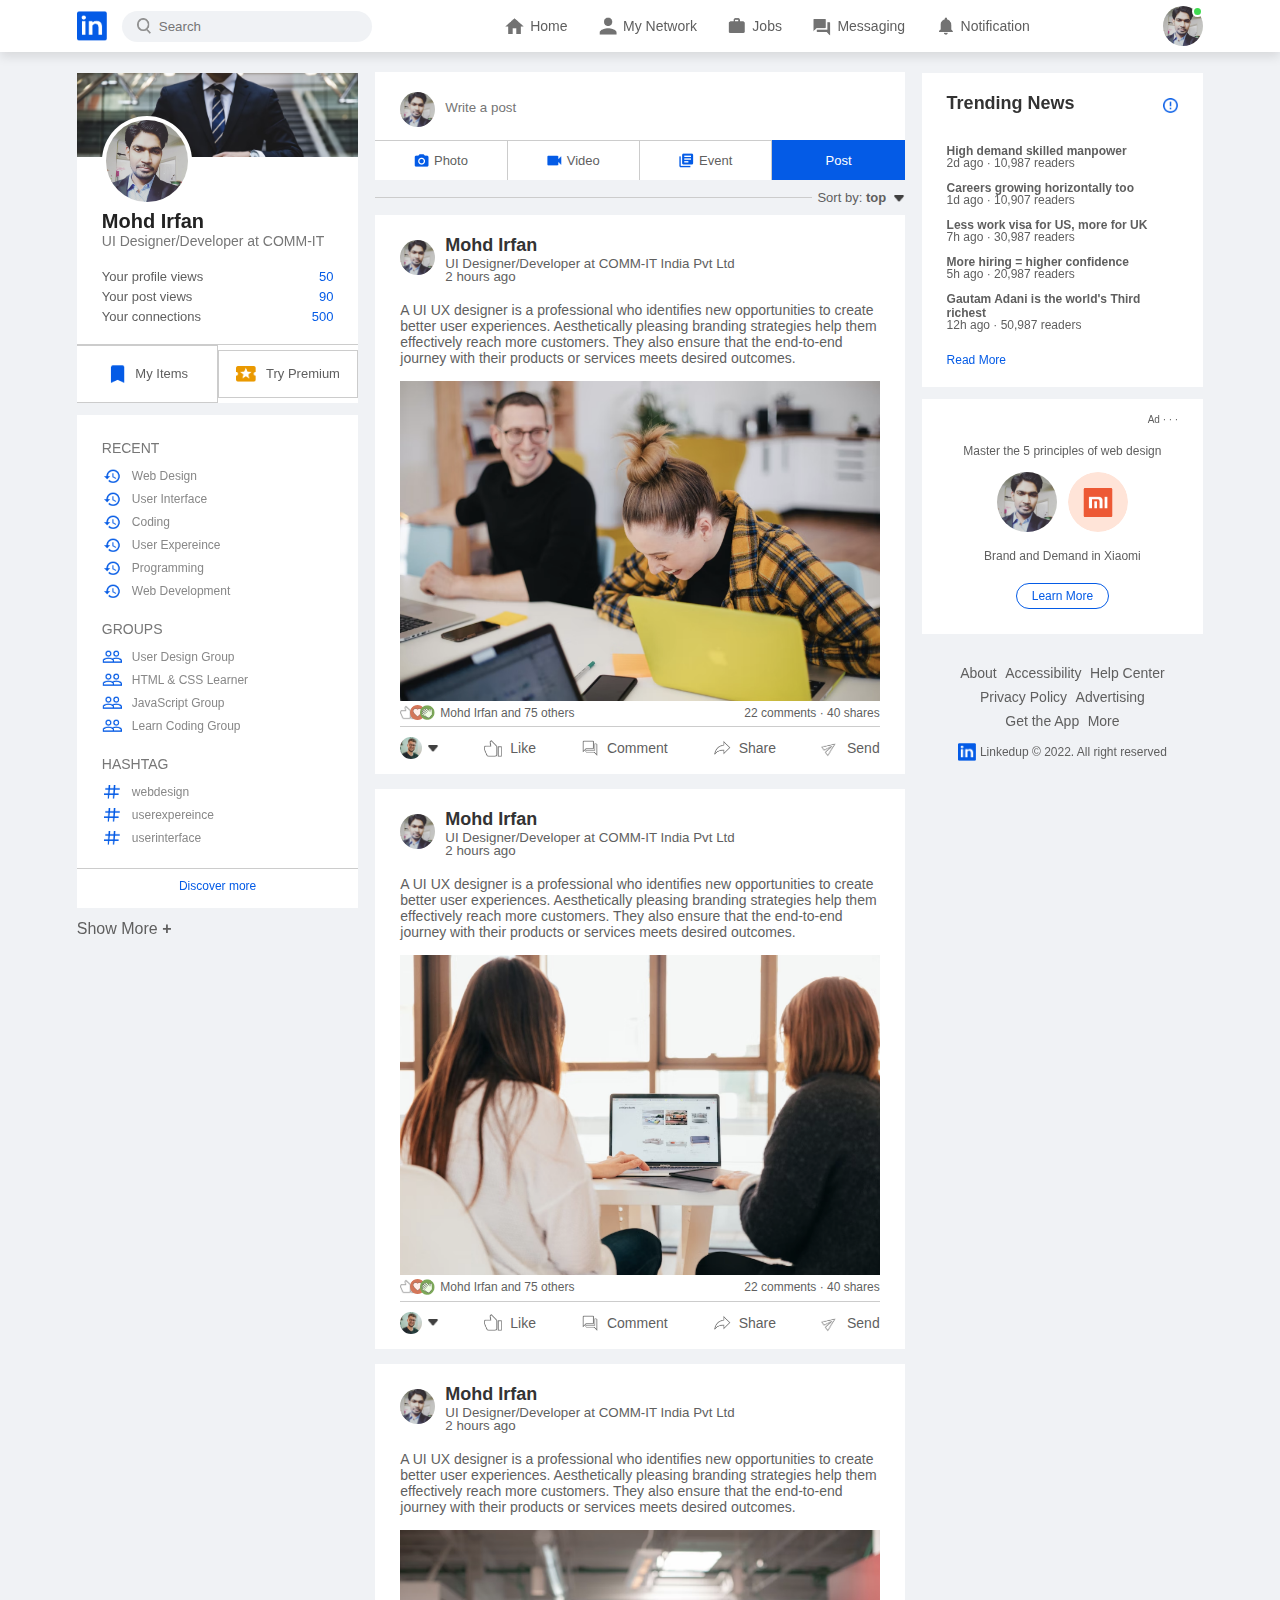
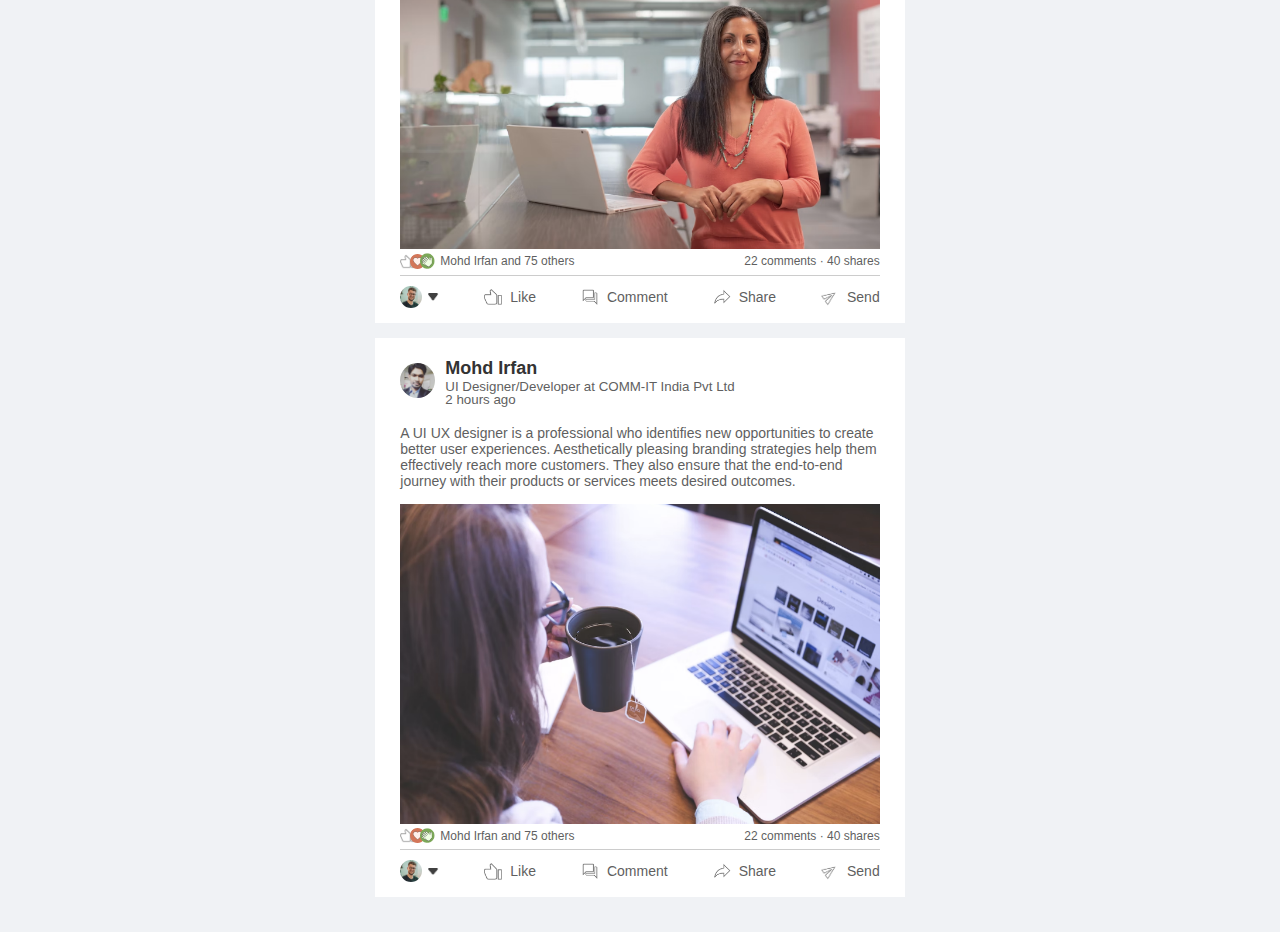
<file: index.html>
<!DOCTYPE html>
<html lang="en">

<head>
  <meta charset="UTF-8" />
  <meta http-equiv="X-UA-Compatible" content="IE=edge" />
  <meta name="viewport" content="width=device-width, initial-scale=1.0" />
  <title>Linkedin</title>
  <link rel="stylesheet" href="style.css" />
</head>

<body>
  <!--------------------------------------------------------  Navbar Structure Start  ------------------------------------------>

  <nav class="navbar">
    <div class="navbar-left">
      <a href="index.html" class="logo"><img src="./images/logo.png" alt="" /></a>

      <div class="search-box">
        <img src="./images/search.png" />
        <input type="text" placeholder="Search" />
      </div>
    </div>
    <div class="navbar-center">
      <ul>
        <li>
          <a href="#" class="active-link"><img src="./images/home.png" alt="" /><span>Home</span></a>
        </li>
        <li>
          <a href="#"><img src="./images/network.png" alt="" /><span>My Network</span></a>
        </li>
        <li>
          <a href="#"><img src="./images/jobs.png" alt="" /><span>Jobs</span></a>
        </li>
        <li>
          <a href="#"><img src="./images/message.png" alt="" /><span>Messaging</span></a>
        </li>
        <li>
          <a href="#"><img src="./images/notification.png" alt="" /><span>Notification</span></a>
        </li>
      </ul>
    </div>
    <div class="navbar-right">
      <div class="online">
        <img src="./images/Mohd Irfan.jpg" class="nav-profile-img" onclick="toggleMenu()" />
      </div>
    </div>

    <!-------------------------------------------------  Profile Drop Down Menu -------------------------------------------------->

    <div class="profile-menu-wrap" id="profileMenu">
      <div class="profile-menu">
        <div class="user-info">
          <img src="./images/Mohd Irfan.jpg" alt="" />
          <div>
            <h3>Mohd Irfan</h3>
            <a href="profile.html">See your profile</a>
          </div>
        </div>
        <hr />
        <a href="#" class="profile-menu-link">
          <img src="./images/feedback.png" alt="" />
          <p>Give Feedback</p>
          <span>></span>
        </a>

        <a href="#" class="profile-menu-link">
          <img src="./images/setting.png" alt="" />
          <p>Setting & Privacy</p>
          <span>></span>
        </a>

        <a href="#" class="profile-menu-link">
          <img src="./images/help.png" alt="" />
          <p>Help & Support</p>
          <span>></span>
        </a>

        <a href="#" class="profile-menu-link">
          <img src="./images/display.png" alt="" />
          <p>Display & Accessibility</p>
          <span>></span>
        </a>

        <a href="#" class="profile-menu-link">
          <img src="./images/logout.png" alt="" />
          <p>Logout</p>
          <span>></span>
        </a>
      </div>
    </div>
  </nav>

  <!--------------------------------------------------------  Navbar Structure End  ----------------------------------------------->

  <div class="container">
    <!------------------------------------------------------  Left Sidebar    ----------------------------------------------------->
    <div class="left-sidebar">
      <div class="sidebar-profile-box">
        <img src="./images/cover-pic.png" width="100%" />
        <div class="sidebar-profile-info">
          <img src="/images/Mohd Irfan.jpg" alt="" />
          <h1>Mohd Irfan</h1>
          <h3>UI Designer/Developer at COMM-IT</h3>
          <ul>
            <li>Your profile views <span>50</span></li>
            <li>Your post views <span>90</span></li>
            <li>Your connections <span>500</span></li>
          </ul>
        </div>

        <div class="sidebar-profile-link">
          <a href="#"><img src="./images/items.png" alt="" /> My Items</a>
          <a href="#"><img src="./images/premium.png" alt="" /> Try Premium</a>
        </div>
      </div>

      <div class="sidebar-activity" id="sideActivity">
        <h3>RECENT</h3>
        <a href="#"><img src="./images/recent.png" />Web Design</a>
        <a href="#"><img src="./images/recent.png" />User Interface</a>
        <a href="#"><img src="./images/recent.png" />Coding</a>
        <a href="#"><img src="./images/recent.png" />User Expereince</a>
        <a href="#"><img src="./images/recent.png" />Programming</a>
        <a href="#"><img src="./images/recent.png" />Web Development</a>
        <h3>GROUPS</h3>
        <a href="#"><img src="./images/group.png" />User Design Group</a>
        <a href="#"><img src="./images/group.png" />HTML & CSS Learner</a>
        <a href="#"><img src="./images/group.png" />JavaScript Group</a>
        <a href="#"><img src="./images/group.png" />Learn Coding Group</a>
        <h3>HASHTAG</h3>
        <a href="#"><img src="./images/hashtag.png" />webdesign</a>
        <a href="#"><img src="./images/hashtag.png" />userexpereince</a>
        <a href="#"><img src="./images/hashtag.png" />userinterface</a>
        <div class="discover-more-link">
          <a href="#">Discover more</a>
        </div>
      </div>
      <p id="showMoreLink" onclick="toggleActivity()">Show More <b>+</b></p>
    </div>
    <!------------------------------------------------------  Main Content    ------------------------------------------------------>
    <div class="main-content">
      <div class="create-post">
        <div class="create-post-input">
          <img src="./images/Mohd Irfan.jpg" alt="" />
          <textarea rows="2" placeholder="Write a post"></textarea>
        </div>

        <div class="create-post-links">
          <li><img src="./images/photo.png" alt="" />Photo</li>
          <li><img src="./images/video.png" alt="" />Video</li>
          <li><img src="./images/event.png" alt="" />Event</li>
          <li>Post</li>
        </div>
      </div>

      <div class="sort-by">
        <hr />
        <p>
          Sort by:
          <span>top <img src="/images/down-arrow.png" alt="" /></span>
        </p>
      </div>

      <div class="post">
        <div class="post-author">
          <img src="./images/Mohd Irfan.jpg" alt="" />
          <div>
            <h1>Mohd Irfan</h1>
            <small>UI Designer/Developer at COMM-IT India Pvt Ltd</small>
            <small>2 hours ago</small>
          </div>
        </div>
        <p>
          A UI UX designer is a professional who identifies new opportunities
          to create better user experiences. Aesthetically pleasing branding
          strategies help them effectively reach more customers. They also
          ensure that the end-to-end journey with their products or services
          meets desired outcomes.
        </p>
        <img src="/images/post-image-1.png" width="100%" alt="" />

        <div class="post-stats">
          <div>
            <img src="./images/thumbsup.png" alt="" />
            <img src="./images/love.png" alt="" />
            <img src="./images/clap.png" alt="" />
            <span class="liked-user">Mohd Irfan and 75 others</span>
          </div>

          <div>
            <span>22 comments &middot; 40 shares</span>
          </div>
        </div>

        <div class="post-activity">
          <div>
            <img src="images/user-1.png" alt="" class="post-activity-user-icon" />
            <img src="images/down-arrow.png" alt="" class="post-activity-arrow-icon" />
          </div>

          <div class="post-activity-link">
            <img src="/images/like.png" alt="" />
            <span>Like</span>
          </div>

          <div class="post-activity-link">
            <img src="/images/comment.png" alt="" />
            <span>Comment</span>
          </div>

          <div class="post-activity-link">
            <img src="/images/share.png" alt="" />
            <span>Share</span>
          </div>

          <div class="post-activity-link">
            <img src="/images/send.png" alt="" />
            <span>Send</span>
          </div>
        </div>
      </div>

      <div class="post">
        <div class="post-author">
          <img src="./images/Mohd Irfan.jpg" alt="" />
          <div>
            <h1>Mohd Irfan</h1>
            <small>UI Designer/Developer at COMM-IT India Pvt Ltd</small>
            <small>2 hours ago</small>
          </div>
        </div>
        <p>
          A UI UX designer is a professional who identifies new opportunities
          to create better user experiences. Aesthetically pleasing branding
          strategies help them effectively reach more customers. They also
          ensure that the end-to-end journey with their products or services
          meets desired outcomes.
        </p>
        <img src="/images/post-image-2.png" width="100%" alt="" />

        <div class="post-stats">
          <div>
            <img src="./images/thumbsup.png" alt="" />
            <img src="./images/love.png" alt="" />
            <img src="./images/clap.png" alt="" />
            <span class="liked-user">Mohd Irfan and 75 others</span>
          </div>

          <div>
            <span>22 comments &middot; 40 shares</span>
          </div>
        </div>

        <div class="post-activity">
          <div>
            <img src="images/user-1.png" alt="" class="post-activity-user-icon" />
            <img src="images/down-arrow.png" alt="" class="post-activity-arrow-icon" />
          </div>

          <div class="post-activity-link">
            <img src="/images/like.png" alt="" />
            <span>Like</span>
          </div>

          <div class="post-activity-link">
            <img src="/images/comment.png" alt="" />
            <span>Comment</span>
          </div>

          <div class="post-activity-link">
            <img src="/images/share.png" alt="" />
            <span>Share</span>
          </div>

          <div class="post-activity-link">
            <img src="/images/send.png" alt="" />
            <span>Send</span>
          </div>
        </div>
      </div>

      <div class="post">
        <div class="post-author">
          <img src="./images/Mohd Irfan.jpg" alt="" />
          <div>
            <h1>Mohd Irfan</h1>
            <small>UI Designer/Developer at COMM-IT India Pvt Ltd</small>
            <small>2 hours ago</small>
          </div>
        </div>
        <p>
          A UI UX designer is a professional who identifies new opportunities
          to create better user experiences. Aesthetically pleasing branding
          strategies help them effectively reach more customers. They also
          ensure that the end-to-end journey with their products or services
          meets desired outcomes.
        </p>
        <img src="/images/post-image-3.png" width="100%" alt="" />

        <div class="post-stats">
          <div>
            <img src="./images/thumbsup.png" alt="" />
            <img src="./images/love.png" alt="" />
            <img src="./images/clap.png" alt="" />
            <span class="liked-user">Mohd Irfan and 75 others</span>
          </div>

          <div>
            <span>22 comments &middot; 40 shares</span>
          </div>
        </div>

        <div class="post-activity">
          <div>
            <img src="images/user-1.png" alt="" class="post-activity-user-icon" />
            <img src="images/down-arrow.png" alt="" class="post-activity-arrow-icon" />
          </div>

          <div class="post-activity-link">
            <img src="/images/like.png" alt="" />
            <span>Like</span>
          </div>

          <div class="post-activity-link">
            <img src="/images/comment.png" alt="" />
            <span>Comment</span>
          </div>

          <div class="post-activity-link">
            <img src="/images/share.png" alt="" />
            <span>Share</span>
          </div>

          <div class="post-activity-link">
            <img src="/images/send.png" alt="" />
            <span>Send</span>
          </div>
        </div>
      </div>

      <div class="post">
        <div class="post-author">
          <img src="./images/Mohd Irfan.jpg" alt="" />
          <div>
            <h1>Mohd Irfan</h1>
            <small>UI Designer/Developer at COMM-IT India Pvt Ltd</small>
            <small>2 hours ago</small>
          </div>
        </div>
        <p>
          A UI UX designer is a professional who identifies new opportunities
          to create better user experiences. Aesthetically pleasing branding
          strategies help them effectively reach more customers. They also
          ensure that the end-to-end journey with their products or services
          meets desired outcomes.
        </p>
        <img src="/images/post-image-4.png" width="100%" alt="" />

        <div class="post-stats">
          <div>
            <img src="./images/thumbsup.png" alt="" />
            <img src="./images/love.png" alt="" />
            <img src="./images/clap.png" alt="" />
            <span class="liked-user">Mohd Irfan and 75 others</span>
          </div>

          <div>
            <span>22 comments &middot; 40 shares</span>
          </div>
        </div>

        <div class="post-activity">
          <div>
            <img src="images/user-1.png" alt="" class="post-activity-user-icon" />
            <img src="images/down-arrow.png" alt="" class="post-activity-arrow-icon" />
          </div>

          <div class="post-activity-link">
            <img src="/images/like.png" alt="" />
            <span>Like</span>
          </div>

          <div class="post-activity-link">
            <img src="/images/comment.png" alt="" />
            <span>Comment</span>
          </div>

          <div class="post-activity-link">
            <img src="/images/share.png" alt="" />
            <span>Share</span>
          </div>

          <div class="post-activity-link">
            <img src="/images/send.png" alt="" />
            <span>Send</span>
          </div>
        </div>
      </div>
    </div>
    <!------------------------------------------------------  Right Sidebar    ----------------------------------------------------->
    <div class="right-sidebar">
      <div class="sidebar-news">
        <img src="./images/more.png" class="info-icon" />
        <h3>Trending News</h3>
        <a href="#">High demand skilled manpower</a>
        <span>2d ago &middot; 10,987 readers</span>

        <a href="#">Careers growing horizontally too</a>
        <span>1d ago &middot; 10,907 readers</span>

        <a href="#">Less work visa for US, more for UK</a>
        <span>7h ago &middot; 30,987 readers</span>

        <a href="#">More hiring = higher confidence</a>
        <span>5h ago &middot; 20,987 readers</span>

        <a href="#">Gautam Adani is the world's Third richest</a>
        <span>12h ago &middot; 50,987 readers</span>

        <a href="#" class="read-more-link">Read More</a>
      </div>

      <div class="sidebar-ad">
        <small>Ad &middot; &middot; &middot;</small>
        <p>Master the 5 principles of web design</p>
        <div>
          <img src="./images/Mohd Irfan.jpg" alt="" />
          <img src="./images/mi-logo.png" alt="" />
        </div>
        <b>Brand and Demand in Xiaomi</b>
        <a href="#" class="ad-link">Learn More</a>
      </div>

      <div class="sidebar-useful-links">
        <a href="#">About</a>
        <a href="#">Accessibility</a>
        <a href="#">Help Center</a>
        <a href="#">Privacy Policy</a>
        <a href="#">Advertising</a>
        <a href="#">Get the App</a>
        <a href="#">More</a>

        <div class="copyright-msg">
          <img src="./images/logo.png" alt="" />
          <p>Linkedup &#169; 2022. All right reserved</p>
        </div>
      </div>
    </div>
  </div>

  <script>
    let profileMenu = document.getElementById("profileMenu");

    function toggleMenu() {
      profileMenu.classList.toggle("open-menu");
    }
  </script>

  <script>
    let sideActivity = document.getElementById("sideActivity");
    let moreLink = document.getElementById("showMoreLink");

    function toggleActivity() {
      sideActivity.classList.toggle("open-activity");

      if (sideActivity.classList.contains("open-activity")) {

        moreLink.innerHTML = "Show less <b>-</b>";
      }
      else {

        moreLink.innerHTML = "Show more <b>+</b>";

      }

    }
  </script>
</body>

</html>
</file>
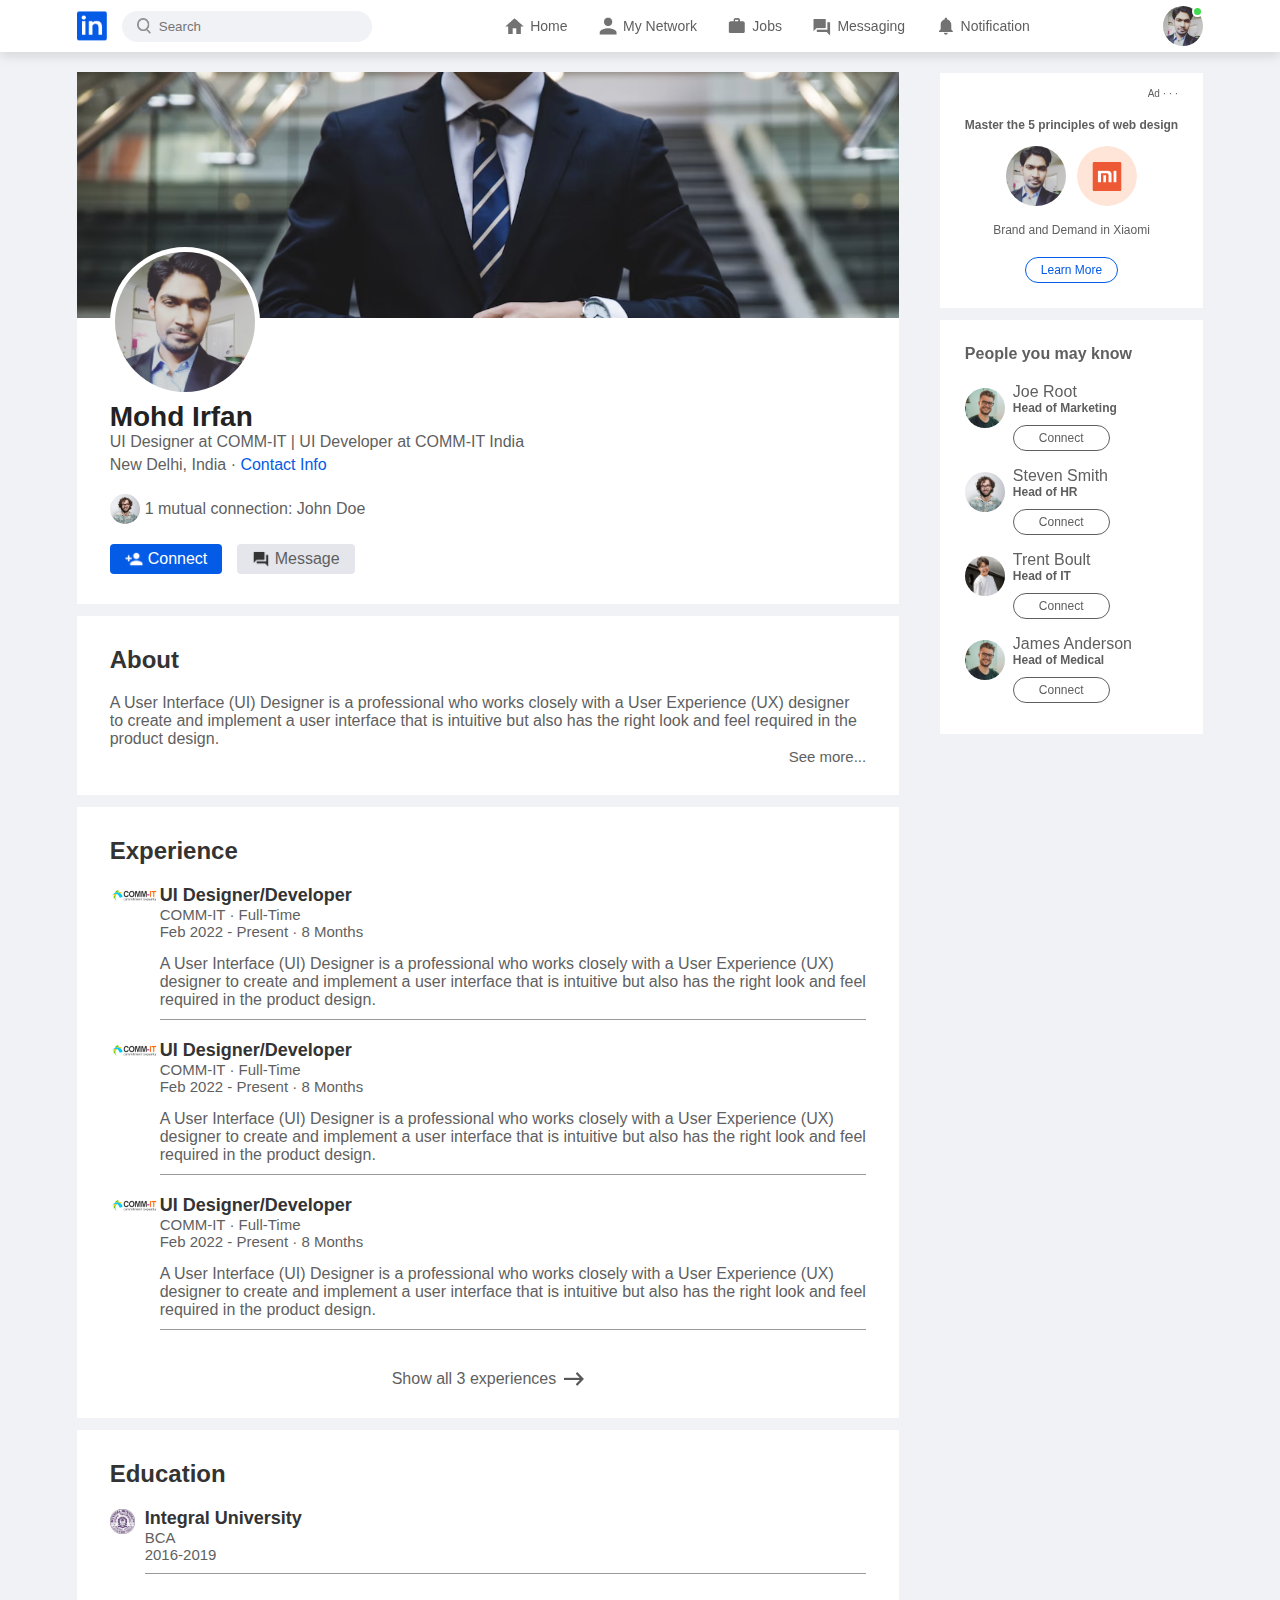
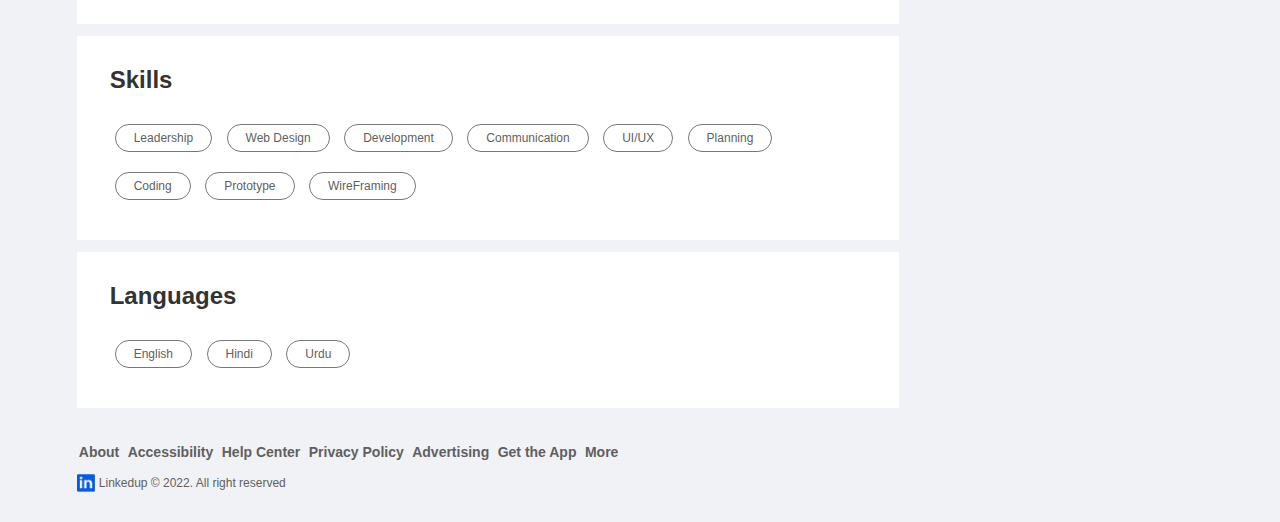
<file: profile.html>
<!DOCTYPE html>
<html lang="en">

<head>
  <meta charset="UTF-8" />
  <meta http-equiv="X-UA-Compatible" content="IE=edge" />
  <meta name="viewport" content="width=device-width, initial-scale=1.0" />
  <title>Linkedin</title>
  <link rel="stylesheet" href="style.css" />
</head>

<body>
  <!--------------------------------------------------------  Navbar Structure Start  ------------------------------------------>

  <nav class="navbar">
    <div class="navbar-left">
      <a href="index.html" class="logo"><img src="./images/logo.png" alt="" /></a>

      <div class="search-box">
        <img src="./images/search.png" />
        <input type="text" placeholder="Search" />
      </div>
    </div>
    <div class="navbar-center">
      <ul>
        <li>
          <a href="#" class="active-link"><img src="./images/home.png" alt="" /><span>Home</span></a>
        </li>
        <li>
          <a href="#"><img src="./images/network.png" alt="" /><span>My Network</span></a>
        </li>
        <li>
          <a href="#"><img src="./images/jobs.png" alt="" /><span>Jobs</span></a>
        </li>
        <li>
          <a href="#"><img src="./images/message.png" alt="" /><span>Messaging</span></a>
        </li>
        <li>
          <a href="#"><img src="./images/notification.png" alt="" /><span>Notification</span></a>
        </li>
      </ul>
    </div>
    <div class="navbar-right">
      <div class="online">
        <img src="./images/Mohd Irfan.jpg" class="nav-profile-img" onclick="toggleMenu()" />
      </div>
    </div>

    <!-------------------------------------------------  Profile Drop Down Menu -------------------------------------------------->

    <div class="profile-menu-wrap" id="profileMenu">
      <div class="profile-menu">
        <div class="user-info">
          <img src="./images/Mohd Irfan.jpg" alt="" />
          <div>
            <h3>Mohd Irfan</h3>
            <a href="profile.html">See your profile</a>
          </div>
        </div>
        <hr />
        <a href="#" class="profile-menu-link">
          <img src="./images/feedback.png" alt="" />
          <p>Give Feedback</p>
          <span>></span>
        </a>

        <a href="#" class="profile-menu-link">
          <img src="./images/setting.png" alt="" />
          <p>Setting & Privacy</p>
          <span>></span>
        </a>

        <a href="#" class="profile-menu-link">
          <img src="./images/help.png" alt="" />
          <p>Help & Support</p>
          <span>></span>
        </a>

        <a href="#" class="profile-menu-link">
          <img src="./images/display.png" alt="" />
          <p>Display & Accessibility</p>
          <span>></span>
        </a>

        <a href="#" class="profile-menu-link">
          <img src="./images/logout.png" alt="" />
          <p>Logout</p>
          <span>></span>
        </a>
      </div>
    </div>
  </nav>

  <!--------------------------------------------------------  Navbar Structure End  ---------------------------->

  <div class="container">
    <div class="profile-main">
      <div class="profile-container">
        <img src="/images/cover-pic.png" width="100%" />
        <div class="profile-container-inner">
          <img src="/images/Mohd Irfan.jpg" class="profile-pic" alt="" />
          <h1>Mohd Irfan</h1>
          <b>UI Designer at COMM-IT | UI Developer at COMM-IT India</b>
          <p>New Delhi, India &middot; <a href="#">Contact Info</a></p>
          <div class="mutual-connection">
            <img src="./images/user-2.png" alt="" />
            <span>1 mutual connection: John Doe</span>
          </div>

          <div class="profile-btn">
            <a href="#" class="primary-btn"><img src="./images/connect.png" alt="" />Connect</a>
            <a href="#"><img src="./images/chat.png" alt="" />Message</a>
          </div>
        </div>
      </div>

      <!----------------------------  Profile Description ------------------------------------------------------>

      <div class="profile-description">
        <h2>About</h2>
        <p>
          A User Interface (UI) Designer is a professional who works closely
          with a User Experience (UX) designer to create and implement a user
          interface that is intuitive but also has the right look and feel
          required in the product design.
        </p>
        <a href="#" class="see-more-link">See more...</a>
      </div>

      <div class="profile-description">
        <h2>Experience</h2>
        <div class="profile-desc-row">
          <img src="./images/COMM-IT.png" alt="" />
          <div>
            <h3>UI Designer/Developer</h3>
            <b>COMM-IT &middot; Full-Time</b>
            <b>Feb 2022 - Present &middot; 8 Months</b>
            <p>
              A User Interface (UI) Designer is a professional who works
              closely with a User Experience (UX) designer to create and
              implement a user interface that is intuitive but also has the
              right look and feel required in the product design.
            </p>
            <hr />
          </div>
        </div>

        <div class="profile-desc-row">
          <img src="./images/COMM-IT.png" alt="" />
          <div>
            <h3>UI Designer/Developer</h3>
            <b>COMM-IT &middot; Full-Time</b>
            <b>Feb 2022 - Present &middot; 8 Months</b>
            <p>
              A User Interface (UI) Designer is a professional who works
              closely with a User Experience (UX) designer to create and
              implement a user interface that is intuitive but also has the
              right look and feel required in the product design.
            </p>
            <hr />
          </div>
        </div>

        <div class="profile-desc-row">
          <img src="./images/COMM-IT.png" alt="" />
          <div>
            <h3>UI Designer/Developer</h3>
            <b>COMM-IT &middot; Full-Time</b>
            <b>Feb 2022 - Present &middot; 8 Months</b>
            <p>
              A User Interface (UI) Designer is a professional who works
              closely with a User Experience (UX) designer to create and
              implement a user interface that is intuitive but also has the
              right look and feel required in the product design.
            </p>
            <hr />
          </div>
        </div>

        <a href="#" class="experience-link">Show all 3 experiences <img src="./images/right-arrow.png" alt="" /></a>
      </div>

      <!--------------------------------------------------------  Profile Description  ----------------------------------------->

      <div class="profile-description">
        <h2>Education</h2>
        <div class="profile-desc-row">
          <img src="./images/Integral_University,_Lucknow_logo.jpg" alt="" class="universitylogo" />
          <div>
            <h3>Integral University</h3>
            <b>BCA</b>
            <b>2016-2019<b />
              <hr />
          </div>
        </div>
      </div>


      <div class="profile-description">
        <h2>Skills</h2>
        <a href="#" class="skills-btn">Leadership</a>
        <a href="#" class="skills-btn">Web Design</a>
        <a href="#" class="skills-btn">Development</a>
        <a href="#" class="skills-btn">Communication</a>
        <a href="#" class="skills-btn">UI/UX</a>
        <a href="#" class="skills-btn">Planning</a>
        <a href="#" class="skills-btn">Coding</a>
        <a href="#" class="skills-btn">Prototype</a>
        <a href="#" class="skills-btn">WireFraming</a>
      </div>



      <div class="profile-description">
        <h2>Languages</h2>
        <a href="#" class="language-btn">English</a>
        <a href="#" class="language-btn">Hindi</a>
        <a href="#" class="language-btn">Urdu</a>
      </div>



    </div>

    <!--------------------------------------------------------  Profile SideBar  -------------------------------->

    <div class="profile-sidebar">

      <div class="sidebar-ad">
        <small>Ad &middot; &middot; &middot;</small>
        <p>Master the 5 principles of web design</p>
        <div>
          <img src="./images/Mohd Irfan.jpg" alt="" />
          <img src="./images/mi-logo.png" alt="" />
        </div>
        <b>Brand and Demand in Xiaomi</b>
        <a href="#" class="ad-link">Learn More</a>
      </div>

      <div class="sidebar-people">
        <h3>People you may know</h3>
        <div class="sidebar-people-row">
          <img src="./images/user-1.png" alt="">
          <div>
            <h2>Joe Root</h2>
            <p>Head of Marketing</p>
            <a href="#">Connect</a>
          </div>
        </div>


        <div class="sidebar-people-row">
          <img src="./images/user-2.png" alt="">
          <div>
            <h2>Steven Smith</h2>
            <p>Head of HR</p>
            <a href="#">Connect</a>
          </div>
        </div>



        <div class="sidebar-people-row">
          <img src="./images/user-5.png" alt="">
          <div>
            <h2>Trent Boult</h2>
            <p>Head of IT</p>
            <a href="#">Connect</a>
          </div>
        </div>




        <div class="sidebar-people-row">
          <img src="./images/user-1.png" alt="">
          <div>
            <h2>James Anderson</h2>
            <p>Head of Medical</p>
            <a href="#">Connect</a>
          </div>
        </div>




      </div>
    </div>
  </div>





  <div class="profile-footer">

    <div class="sidebar-useful-links">
      <a href="#">About</a>
      <a href="#">Accessibility</a>
      <a href="#">Help Center</a>
      <a href="#">Privacy Policy</a>
      <a href="#">Advertising</a>
      <a href="#">Get the App</a>
      <a href="#">More</a>

      <div class="copyright-msg">
        <img src="./images/logo.png" alt="" />
        <p>Linkedup &#169; 2022. All right reserved</p>
      </div>
    </div>

  </div>




  <script>
    let profileMenu = document.getElementById("profileMenu");

    function toggleMenu() {
      profileMenu.classList.toggle("open-menu");
    }
  </script>
</body>

</html>
</file>
<file: style.css>
* {
  margin: 0;
  padding: 0;
  font-family: "Poppins", sans-serif;
  box-sizing: border-box;
}

body {
  background-color: #f0f2f5;
  color: #5f5f5f;
}

a {
  text-decoration: none;
  color: #5f5f5f;
}

.navbar {
  display: flex;
  align-items: center;
  justify-content: space-between;
  background: #ffffff;
  padding: 6px 6%;
  position: sticky;
  top: 0;
  z-index: 100;
  box-shadow: 0 5px 10px rgba(0, 0, 0, 0.1);
}

.logo img {
  width: 30px;
  margin-right: 15px;
  display: block;
}

.navbar-center ul li {
  display: inline-block;
  list-style: none;
}

.navbar-center ul li a {
  display: flex;
  align-items: center;
  font-size: 14px;
  margin: 5px 8px;
  padding-right: 5px;
  position: relative;
}

.navbar-center ul li a img {
  width: 30px;
}

.navbar-center ul li a::after {
  content: "";
  width: 0;
  height: 2px;
  background: #045be6;
  position: absolute;
  bottom: -15px;
  transition: width 0.3s;
}

.navbar-center ul li a:hover::after,
.active-link ul li a.active-link::after {
  width: 100%;
}

.nav-profile-img {
  width: 40px;
  border-radius: 50%;
  display: block;
  cursor: pointer;
  position: relative;
}

.online {
  position: relative;
}

.online::after {
  content: "";
  width: 7px;
  height: 7px;
  border: 2px solid #ffffff;
  border-radius: 50%;
  right: 0px;
  top: 0;
  background: #41db51;
  position: absolute;
}

.search-box {
  background-color: #f0f2f5;
  width: 250px;
  border-radius: 20px;
  display: flex;
  align-items: center;
  padding: 0 15px;
}

.navbar-left {
  display: flex;
  align-items: center;
}

.search-box img {
  width: 14px;
}

.search-box input {
  width: 100%;
  background: transparent;
  padding: 8px;
  outline: none;
  border: 0;
}

/*-----------------------  Styling End For Navbar ------------------------------------------------------------------------------*/

/*-----------------------  Styling Start For Left Sidebar -------------------------------------------------------------------------*/

.container {
  padding: 20px 6%;
  display: flex;
  flex-wrap: wrap;
  justify-content: space-between;
}

.left-sidebar {
  flex-basis: 25%;
  align-self: flex-start;
  position: sticky;
  top: 73px;
}

.sidebar-profile-box {
  background-color: #ffffff;
}

.sidebar-profile-info {
  padding: 0 25px;
}

.sidebar-profile-info img {
  width: 90px;
  border-radius: 50%;
  background: #ffffff;
  padding: 4px;
  margin-top: -45px;
}

.sidebar-profile-info h1 {
  font-size: 20px;
  font-weight: 600;
  color: #222;
}

.sidebar-profile-info h3 {
  font-size: 14px;
  font-weight: 500;
  color: #777777;
}

.sidebar-profile-info ul {
  list-style: none;
  margin: 20px 0;
}

.sidebar-profile-info ul li {
  width: 100%;
  margin: 5px 0;
  font-size: 13px;
}

.sidebar-profile-info ul li span {
  float: right;
  color: #045be6;
}

.sidebar-profile-link {
  display: flex;
  align-items: center;
  border-top: 1px solid #cccccc;
}

.sidebar-profile-link a {
  flex-basis: 50%;
  display: flex;
  align-items: center;
  justify-content: center;
  padding: 15px 0;
  font-size: 13px;
  border: 1px solid #cccccc;
}

.sidebar-profile-link a:first-child {
  border-left: 0;
}

.sidebar-profile-link a img {
  width: 20px;
  margin-right: 10px;
}

.sidebar-activity {
  background: #ffffff;
  padding: 5px 25px;
  margin: 12px 0;
}

.sidebar-activity h3 {
  color: #777777;
  font-size: 14px;
  font-weight: 500;
  margin: 20px 0 10px;
}

.sidebar-activity a {
  display: flex;
  align-items: center;
  font-size: 12px;
  font-weight: 500;
  color: #888888;
  margin: 3px 0;
}

.sidebar-activity a img {
  width: 20px;
  margin-right: 10px;
}

.discover-more-link {
  border-top: 1px solid #ccc;
  text-align: center;
  margin-top: 20px;
  margin-left: -25px;
  margin-right: -25px;
}

.discover-more-link a {
  color: #045be6;
  display: inline-block;
  margin: 10px 0;
}

/*-------------------------------- Right SideBar Styling   -----------------------------------------------------------------------*/

.right-sidebar {
  flex-basis: 25%;
  align-self: flex-start;
  position: sticky;
  top: 73px;
}

.sidebar-news {
  background-color: #ffffff;
  padding: 10px 25px;
}

.info-icon {
  width: 15px;
  float: right;
  margin-top: 15px;
}

.sidebar-news h3 {
  font-size: 18px;
  font-weight: 600;
  color: #333;
  margin: 10px 0 30px;
}

.sidebar-news a {
  display: block;
  font-size: 12px;
  font-weight: 600;
  margin-top: 10px;
  margin-bottom: -5px;
}

.sidebar-news span {
  font-size: 12px;
}

.sidebar-news .read-more-link {
  color: #045be6;
  font-weight: 500;
  margin: 20px 0 10px;
}

.sidebar-ad {
  background: #fff;
  padding: 15px 25px;
  text-align: center;
  margin: 12px 0;
  font-size: 12px;
}

.sidebar-ad img {
  width: 60px;
  border-radius: 50%;
  margin: 4px;
}

.sidebar-ad small {
  float: right;
  font-weight: 500;
}

.sidebar-ad p {
  margin-top: 30px;
  margin-bottom: 10px;
}

.sidebar-ad b {
  display: block;
  font-weight: 500;
  margin-top: 10px;
}

.ad-link {
  display: inline-block;
  border: 1px solid #045be6;
  border-radius: 30px;
  padding: 5px 15px;
  color: #045be6;
  font-weight: 500;
  margin: 20px auto 10px;
}

.sidebar-useful-links {
  padding: 15px 25px;
  text-align: center;
}

.sidebar-useful-links a {
  display: inline-block;
  font-size: 14px;
  margin: 4px 2px;
}

.copyright-msg {
  display: flex;
  align-items: center;
  justify-content: center;
  font-size: 12px;
  margin-top: 10px;
  font-weight: 500;
}

.copyright-msg img {
  width: 18px;
  margin-right: 4px;
}

/*-------------------------------- Main Content Styling  -----------------------------------------------------------------------------*/

.main-content {
  flex-basis: 47%;
}

.create-post {
  background: #fff;
}

.create-post-input {
  padding: 20px 25px 10px;
  display: flex;
  align-items: flex-start;
}

.create-post-input img {
  width: 35px;
  border-radius: 50%;
  margin-right: 10px;
}

.create-post-input textarea {
  width: 100%;
  border: 0;
  outline: 0;
  resize: none;
  background: transparent;
  margin-top: 8px;
}

::placeholder {
  font-weight: 500;
}

.create-post-links {
  display: flex;
  align-items: flex-start;
}

.create-post-links li {
  list-style: none;
  border-top: 1px solid #ccc;
  border-right: 1px solid #ccc;
  flex-basis: 25%;
  height: 40px;
  font-size: 13px;
  display: flex;
  align-items: center;
  justify-content: center;
  cursor: pointer;
}

.create-post-links li img {
  width: 15px;
  margin-right: 5px;
}

.create-post-links li:last-child {
  background: #045be6;
  color: #fff;
  border-top: 0;
  border-right: 0;
}

.sort-by {
  display: flex;
  align-items: center;
  margin: 10px 0;
}

.sort-by hr {
  flex: 1;
  border: 0;
  height: 1px;
  background: #ccc;
}

.sort-by p {
  font-size: 13px;
  padding-left: 5px;
}

.sort-by p span {
  font-weight: 600;
  cursor: pointer;
}

.sort-by p span img {
  width: 12px;
  margin-left: 3px;
}

.post {
  background: #fff;
  padding: 20px 25px 5px;
  margin: 5px 0 15px;
}

.post-author {
  display: flex;
  align-items: flex-start;
  margin-bottom: 20px;
}

.post-author img {
  width: 35px;
  border-radius: 50%;
  margin-right: 10px;
  margin-top: 5px;
}

.post-author h1 {
  font-size: 18px;
  font-weight: 600;
  color: #333;
}

.post-author small {
  display: block;
  margin-bottom: -2px;
}

.post p {
  font-size: 14px;
  margin-bottom: 15px;
}

.post-stats {
  display: flex;
  flex-wrap: wrap;
  align-items: center;
  justify-content: space-between;
  font-size: 12px;
  border-bottom: 1px solid #ccc;
  padding-bottom: 6px;
}

.post-stats div {
  display: flex;
  align-items: center;
}

.post-stats img {
  width: 15px;
  margin-right: -5px;
}

.liked-user {
  margin-left: 10px;
}

.post-activity {
  display: flex;
  align-items: center;
  justify-content: space-between;
  padding: 10px 0;
  font-size: 14px;
  font-weight: 500;
}

.post-activity div {
  display: flex;
  align-items: center;
}

.post-activity-user-icon {
  width: 22px;
  border-radius: 50%;
}

.post-activity-arrow-icon {
  width: 12px;
  margin-left: 5px;
}

.post-activity-link img {
  width: 18px;
  margin-right: 8px;
}

/*-------------------------------- Profile Drop Down Menu Styling -------------------------------------*/

.profile-menu-wrap {
  position: absolute;
  top: 100%;
  right: 5%;
  width: 320px;
  max-height: 0;
  overflow: hidden;
  transition: max-height 0.5s;
}

.profile-menu-wrap.open-menu {
  max-height: 400px;
}

.profile-menu {
  background: #222;
  color: #fff;
  padding: 20px;
  margin: 10px;
}

.user-info {
  display: flex;
  align-items: center;
}

.user-info img {
  width: 50px;
  border-radius: 50%;
  margin-right: 15px;
}

.user-info h3 {
  font-weight: 500;
  margin-bottom: -7px;
}

.user-info a {
  color: #c9dbf8;
  font-size: 13px;
}

.profile-menu hr {
  border: 0;
  height: 1px;
  width: 100%;
  background: #fff;
  margin: 15px 0 10px;
}

.profile-menu-link {
  display: flex;
  align-items: center;
  color: #fff;
  margin: 12px 0;
  font-size: 14px;
}

.profile-menu-link p {
  width: 100%;
}

.profile-menu-link img {
  width: 35px;
  border-radius: 50%;
  margin-right: 15px;
}

/*-------------------------------- profile-page Styling -------------------------------------*/

.profile-main {
  flex-basis: 73%;
}

.profile-sidebar {
  flex-basis: 25%;
  align-items: flex-start;
  position: sticky;
  top: 73px;
}

.profile-container {
  background: #fff;
}

.profile-container-inner {
  padding: 0 4% 10px;
}

.profile-pic {
  width: 150px;
  border-radius: 50%;
  margin-top: -75px;
  padding: 5px;
  background: #fff;
}

.profile-container h1 {
  font-size: 28px;
  font-weight: 600;
  color: #222;
}

.profile-container b {
  font-weight: 500;
}

.profile-container p {
  margin-top: 5px;
}

.profile-container p a {
  color: #045be6;
  font-weight: 500;
}

.mutual-connection {
  display: flex;
  align-items: center;
  margin: 20px 0;
}

.mutual-connection img {
  width: 30px;
  border-radius: 50%;
  margin-right: 5px;
}

.profile-btn {
  margin: 20px 0;
}

.profile-btn a {
  display: inline-flex;
  align-items: center;
  background: #e4e6eb;
  padding: 6px 15px;
  border-radius: 4px;
  margin-right: 10px;
}

.profile-btn a img {
  width: 18px;
  margin-right: 5px;
}

.profile-btn .primary-btn {
  background: #045be6;
  color: #fff;
}

.profile-description {
  background: #fff;
  padding: 20px 4% 30px;
  margin: 12px 0;
}

.profile-description h2 {
  color: #333;
  margin: 10px 0 20px;
  font-weight: 600;
}

.see-more-link {
  display: block;
  text-align: right;
  font-size: 15px;
}

.profile-desc-row {
  display: flex;
  align-items: flex-start;
  margin: 20px 0;
}

.profile-desc-row img {
  width: 50px;
  margin-right: 25;
  margin-top: 5px;
}

.profile-desc-row div {
  width: 100%;
}

.profile-desc-row h3 {
  font-size: 18px;
  font-weight: 600;
  color: #333;
}

.profile-desc-row b {
  display: block;
  font-weight: 500;
  font-size: 15px;
}

.profile-desc-row p {
  margin-top: 15px;
}

.profile-desc-row hr {
  border: 0;
  border-bottom: 1px solid #999;
  margin-top: 10px;
}

.experience-link {
  display: flex;
  align-items: center;
  justify-content: center;
  padding-top: 20px;
  font-weight: 500;
}

.experience-link img {
  width: 20px;
  margin-left: 8px;
}

.universitylogo {
  width: 25px !important;
  margin-right: 10px !important;
  margin-top: 1px !important;
}

.skills-btn {
  display: inline-block;
  margin: 10px 5px;
  padding: 6px 18px;
  border: 1px solid #777;
  border-radius: 30px;
  font-size: 12px;
  font-weight: 500;
}

.language-btn {
  display: inline-block;
  margin: 10px 5px;
  padding: 6px 18px;
  border: 1px solid #777;
  border-radius: 30px;
  font-size: 12px;
  font-weight: 500;
}

/*-----------------  Profile Right Sidebar Styling ------------------------------------------------------------ */

.profile-sidebar .sidebar-ad {
  margin: 0;
}

.sidebar-people {
  background: #fff;
  padding: 15px 25px;
  margin: 12px 0;
  font-size: 12px;
}

.sidebar-people h3 {
  font-size: 16px;
  font-weight: 600;
  margin: 10px 0 20px;
}

.sidebar-people-row {
  display: flex;
  align-items: flex-start;
  margin: 6px 0;
}

.sidebar-people-row img {
  width: 40px;
  border-radius: 50%;
  margin-right: 8px;
  margin-top: 5px;
}

.sidebar-people-row h2 {
  font-weight: 500;
  font-size: 16px;
}

.sidebar-people-row a {
  display: inline-block;
  margin: 10px 0;
  padding: 5px 25px;
  border: 1px solid #5f5f5f;
  border-radius: 30px;
  font-weight: 500;
}

.profile-footer {
  padding: 0 6% 30px;
}

.profile-footer .sidebar-useful-links {
  text-align: left;
  padding: 0;
}

.profile-footer .copyright-msg {
  justify-content: flex-start;
}

/*-----------  Media queries Code For Responsive ---------------------------------------------*/

@media only screen and (max-width: 600px) {
  .search-box {
    background: transparent;
    width: auto;
    padding: 0;
  }

  .search-box input {
    width: 0;
    padding: 0;
  }

  .navbar-center ul li a span {
    display: none;
  }

  .navbar-center ul li a {
    padding-right: 0;
    margin: 5px;
  }

  .nav-profile-img {
    width: 30px;
  }

  .container {
    padding: 15px 3%;
  }

  .left-sidebar,
  .right-sidebar {
    flex-basis: 100%;
    position: relative;
    top: unset;
  }

  .main-content {
    flex-basis: 100%;
  }

  .post-stats div {
    margin: 2px 0;
  }

  .post-activity-link span {
    display: none;
  }

  .post-activity-link img {
    margin-right: 0;
  }

  .profile-main,
  .profile-sidebar {
    flex-basis: 100%;
  }

  .profile-container {
    font-size: 14px;
  }

  .profile-pic {
    width: 100px;
    margin-top: -50px;
  }

  .profile-description {
    font-size: 14px;
  }

  #showMoreLink {
    display: block;
    width: fit-content;
    margin: 10px auto;
    font-size: 14px;
    cursor: pointer;
  }

  .sidebar-activity {
    display: none;
  }

  .showMoreLink.open-activity {
    display: block;
  }
}
</file>
